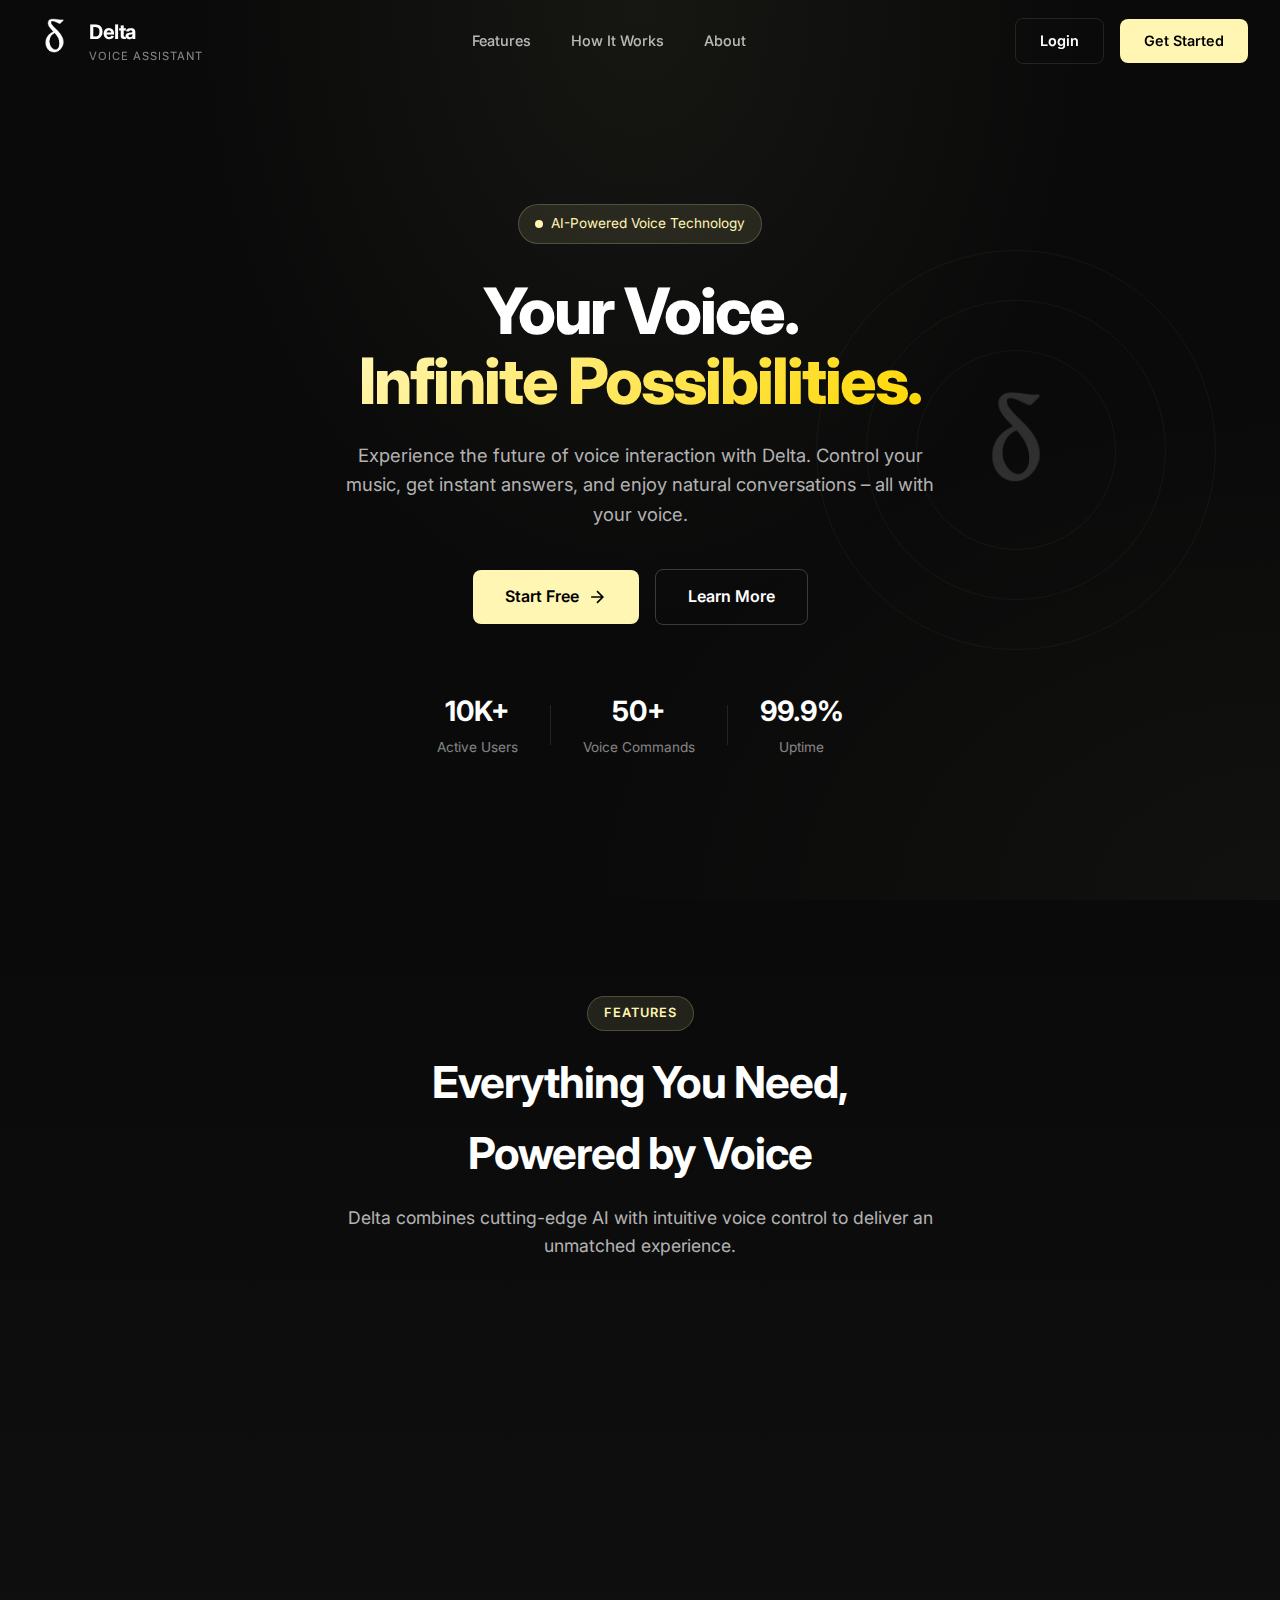
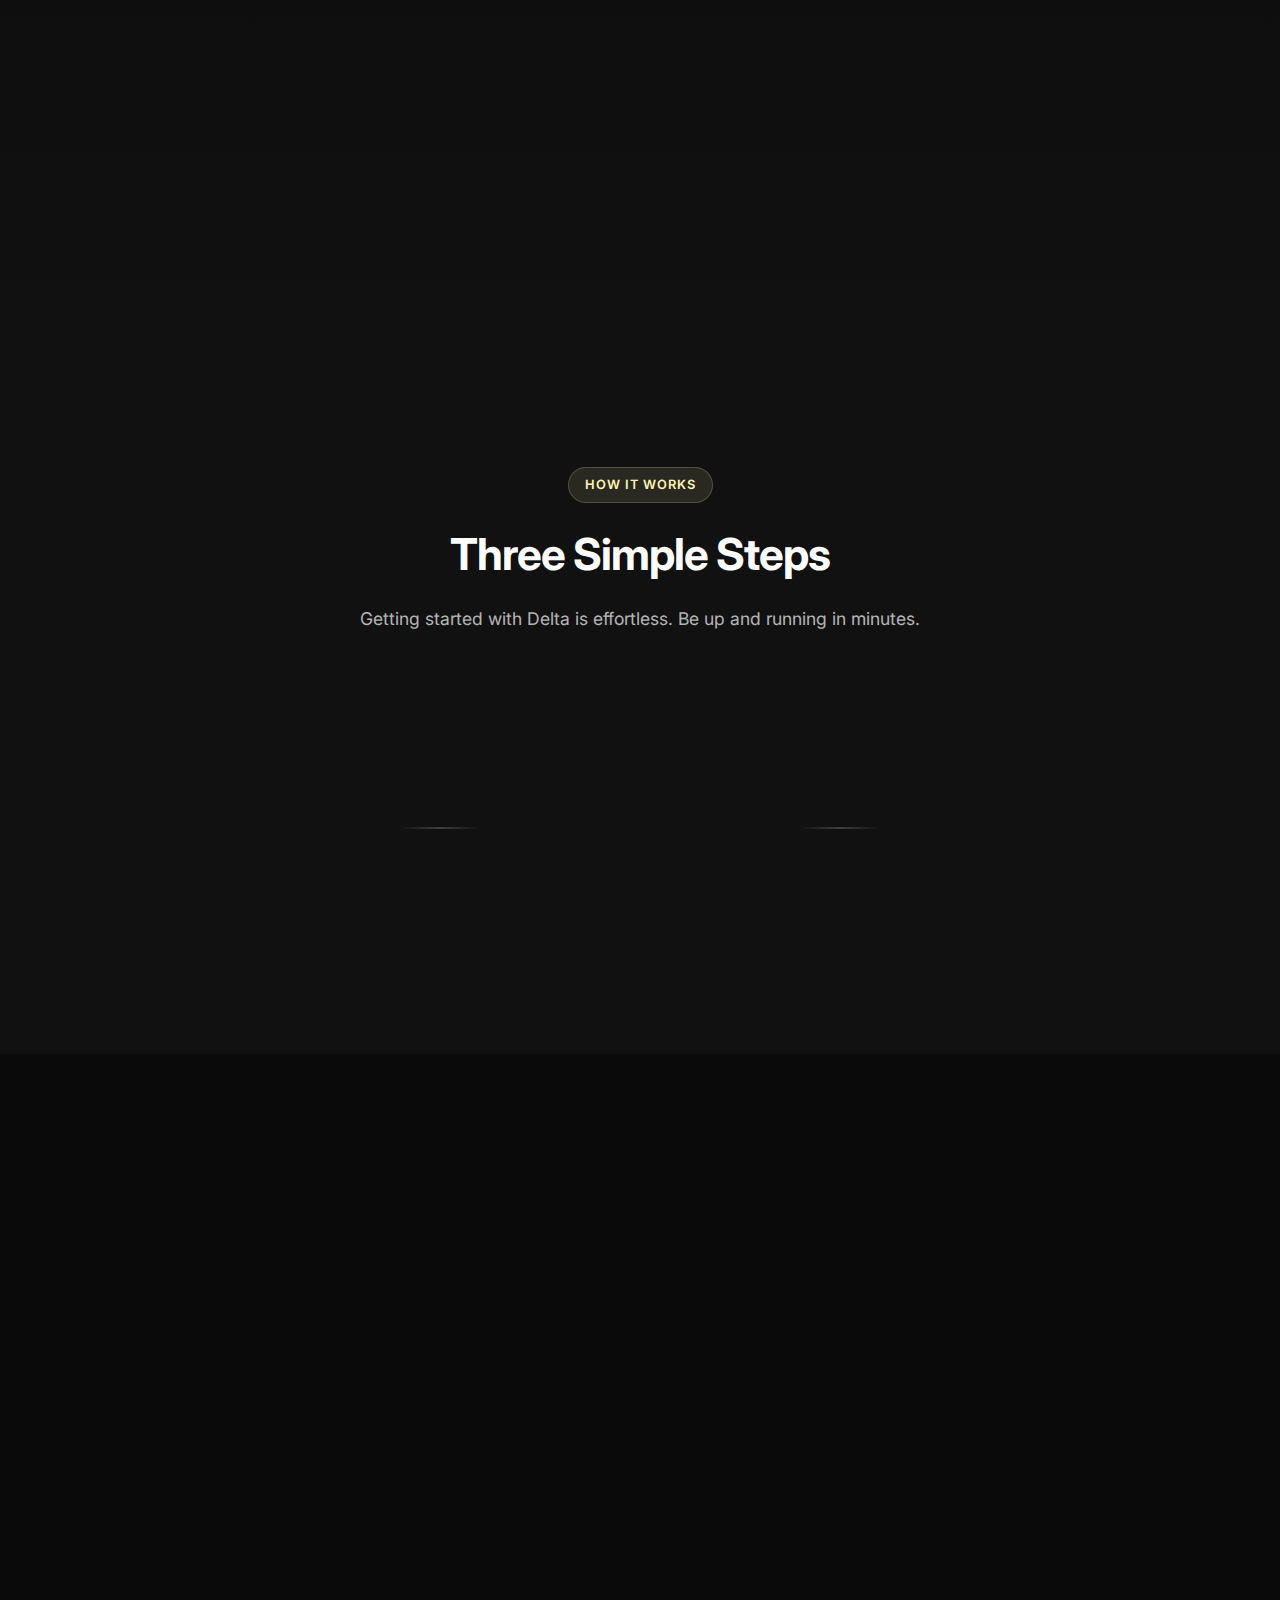
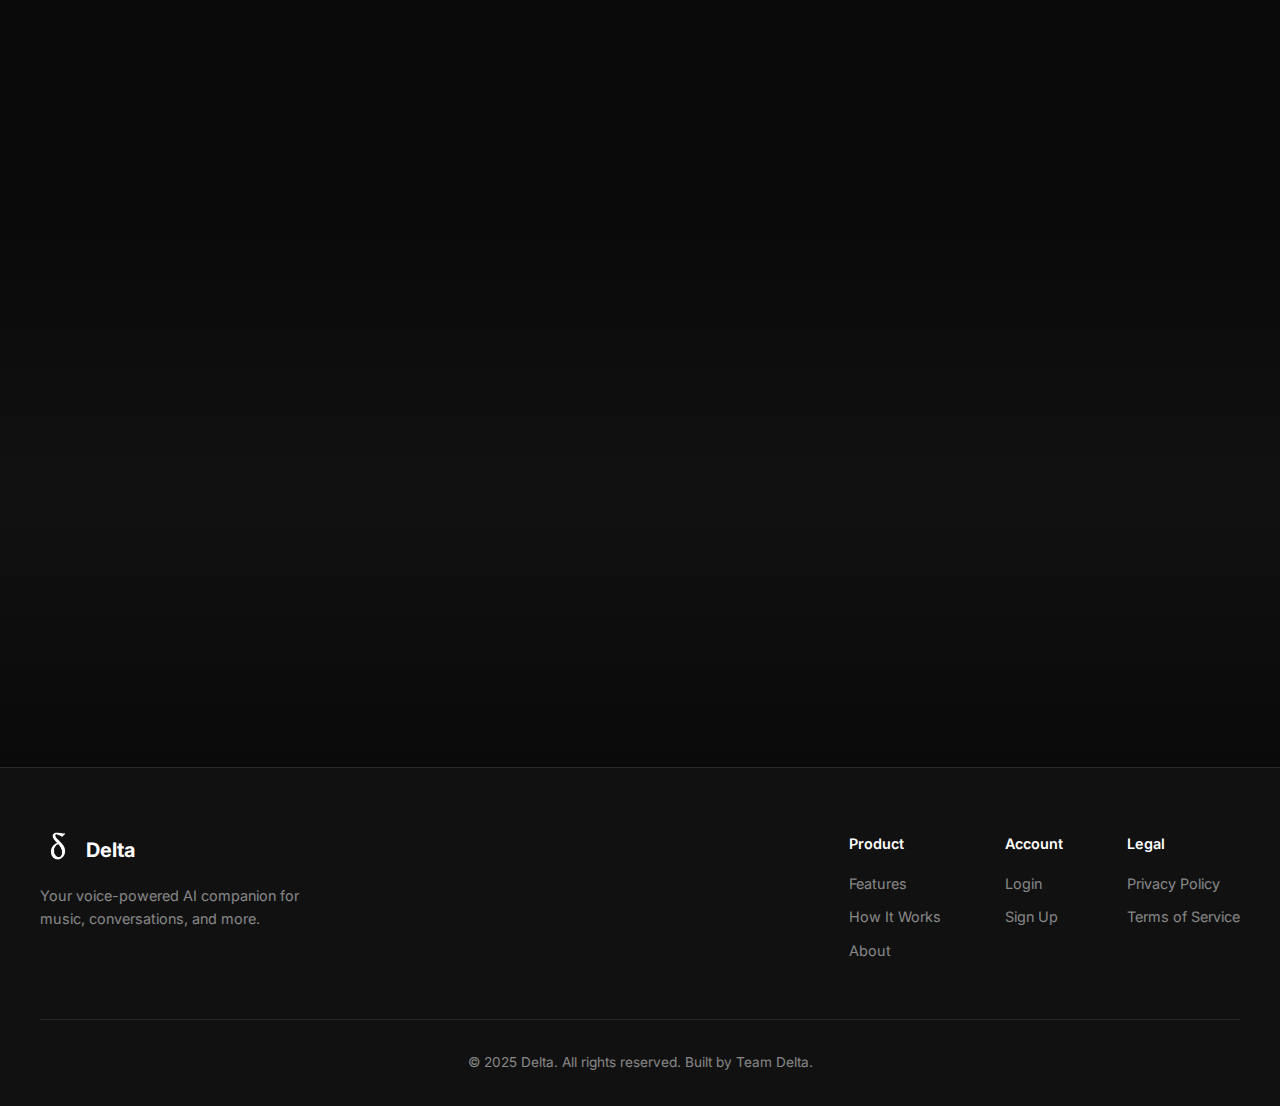
<file: frontend/index.html>
<!DOCTYPE html>
<html lang="en">

<head>
  <meta charset="UTF-8" />
  <meta name="viewport" content="width=device-width, initial-scale=1.0" />
  <meta name="description" content="Delta - Your intelligent voice assistant powered by AI. Control music, get answers, and experience seamless voice interactions." />
  <title>Delta | AI Voice Assistant</title>
  <link rel="icon" href="img/img7.png" />
  <link rel="preconnect" href="https://fonts.googleapis.com">
  <link rel="preconnect" href="https://fonts.gstatic.com" crossorigin>
  <link href="https://fonts.googleapis.com/css2?family=Inter:wght@300;400;500;600;700;800&display=swap" rel="stylesheet">
  <link rel="stylesheet" href="css/landingpage.css" />
</head>

<body>
  <!-- Navigation -->
  <nav class="navbar" id="navbar">
    <div class="nav-container">
      <a href="#" class="nav-logo">
        <img src="img/img7.png" alt="Delta Logo" class="nav-logo-img" />
        <div class="nav-logo-text">
          <span class="nav-logo-title">Delta</span>
          <span class="nav-logo-subtitle">Voice Assistant</span>
        </div>
      </a>
      <ul class="nav-menu">
        <li><a href="#features" class="nav-link">Features</a></li>
        <li><a href="#how-it-works" class="nav-link">How It Works</a></li>
        <li><a href="#about" class="nav-link">About</a></li>
      </ul>
      <div class="nav-actions">
        <a href="login.html" class="btn btn-ghost">Login</a>
        <a href="signup.html" class="btn btn-primary">Get Started</a>
      </div>
      <button class="nav-toggle" id="navToggle" aria-label="Toggle menu">
        <span></span>
        <span></span>
        <span></span>
      </button>
    </div>
  </nav>

  <!-- Hero Section -->
  <header class="hero">
    <div class="hero-bg"></div>
    <div class="hero-content">
      <div class="hero-badge">
        <span class="badge-dot"></span>
        <span>AI-Powered Voice Technology</span>
      </div>
      <h1 class="hero-title">
        Your Voice.<br>
        <span class="gradient-text">Infinite Possibilities.</span>
      </h1>
      <p class="hero-description">
        Experience the future of voice interaction with Delta. Control your music, 
        get instant answers, and enjoy natural conversations – all with your voice.
      </p>
      <div class="hero-cta">
        <a href="signup.html" class="btn btn-primary btn-lg">
          <span>Start Free</span>
          <svg width="20" height="20" viewBox="0 0 24 24" fill="none" stroke="currentColor" stroke-width="2">
            <path d="M5 12h14M12 5l7 7-7 7"/>
          </svg>
        </a>
        <a href="#features" class="btn btn-outline btn-lg">Learn More</a>
      </div>
      <div class="hero-stats">
        <div class="stat-item">
          <span class="stat-number">10K+</span>
          <span class="stat-label">Active Users</span>
        </div>
        <div class="stat-divider"></div>
        <div class="stat-item">
          <span class="stat-number">50+</span>
          <span class="stat-label">Voice Commands</span>
        </div>
        <div class="stat-divider"></div>
        <div class="stat-item">
          <span class="stat-number">99.9%</span>
          <span class="stat-label">Uptime</span>
        </div>
      </div>
    </div>
    <div class="hero-visual">
      <div class="hero-visual-ring ring-1"></div>
      <div class="hero-visual-ring ring-2"></div>
      <div class="hero-visual-ring ring-3"></div>
      <img src="img/img7.png" alt="Delta" class="hero-visual-logo" />
    </div>
  </header>

  <!-- Features Section -->
  <section id="features" class="section features-section">
    <div class="section-container">
      <div class="section-header">
        <span class="section-tag">Features</span>
        <h2 class="section-title">Everything You Need,<br>Powered by Voice</h2>
        <p class="section-description">Delta combines cutting-edge AI with intuitive voice control to deliver an unmatched experience.</p>
      </div>
      <div class="features-grid">
        <div class="feature-card" data-aos="fade-up">
          <div class="feature-icon">
            <svg width="32" height="32" viewBox="0 0 24 24" fill="none" stroke="currentColor" stroke-width="1.5">
              <path d="M9 18V5l12-2v13"/>
              <circle cx="6" cy="18" r="3"/>
              <circle cx="18" cy="16" r="3"/>
            </svg>
          </div>
          <h3 class="feature-title">Music Control</h3>
          <p class="feature-description">Play any song, artist, or genre instantly. Create playlists and control playback with simple voice commands.</p>
        </div>
        <div class="feature-card" data-aos="fade-up" data-aos-delay="100">
          <div class="feature-icon">
            <svg width="32" height="32" viewBox="0 0 24 24" fill="none" stroke="currentColor" stroke-width="1.5">
              <path d="M21 15a2 2 0 0 1-2 2H7l-4 4V5a2 2 0 0 1 2-2h14a2 2 0 0 1 2 2z"/>
            </svg>
          </div>
          <h3 class="feature-title">Natural Conversations</h3>
          <p class="feature-description">Engage in human-like dialogues. Delta understands context and responds naturally to keep conversations flowing.</p>
        </div>
        <div class="feature-card" data-aos="fade-up" data-aos-delay="200">
          <div class="feature-icon">
            <svg width="32" height="32" viewBox="0 0 24 24" fill="none" stroke="currentColor" stroke-width="1.5">
              <circle cx="12" cy="12" r="10"/>
              <polyline points="12 6 12 12 16 14"/>
            </svg>
          </div>
          <h3 class="feature-title">Real-Time Responses</h3>
          <p class="feature-description">Get instant answers to your questions. Weather, time zones, calculations – all at the speed of speech.</p>
        </div>
        <div class="feature-card" data-aos="fade-up" data-aos-delay="300">
          <div class="feature-icon">
            <svg width="32" height="32" viewBox="0 0 24 24" fill="none" stroke="currentColor" stroke-width="1.5">
              <path d="M12 2a3 3 0 0 0-3 3v7a3 3 0 0 0 6 0V5a3 3 0 0 0-3-3z"/>
              <path d="M19 10v2a7 7 0 0 1-14 0v-2"/>
              <line x1="12" y1="19" x2="12" y2="22"/>
            </svg>
          </div>
          <h3 class="feature-title">Voice Recognition</h3>
          <p class="feature-description">Advanced speech recognition adapts to your voice. The more you use it, the better it understands you.</p>
        </div>
        <div class="feature-card" data-aos="fade-up" data-aos-delay="400">
          <div class="feature-icon">
            <svg width="32" height="32" viewBox="0 0 24 24" fill="none" stroke="currentColor" stroke-width="1.5">
              <path d="M12 22s8-4 8-10V5l-8-3-8 3v7c0 6 8 10 8 10z"/>
            </svg>
          </div>
          <h3 class="feature-title">Secure & Private</h3>
          <p class="feature-description">Your data stays yours. Enterprise-grade security ensures your conversations remain confidential.</p>
        </div>
        <div class="feature-card" data-aos="fade-up" data-aos-delay="500">
          <div class="feature-icon">
            <svg width="32" height="32" viewBox="0 0 24 24" fill="none" stroke="currentColor" stroke-width="1.5">
              <polygon points="13 2 3 14 12 14 11 22 21 10 12 10 13 2"/>
            </svg>
          </div>
          <h3 class="feature-title">Lightning Fast</h3>
          <p class="feature-description">Powered by cutting-edge AI infrastructure for sub-second response times. No lag, just action.</p>
        </div>
      </div>
    </div>
  </section>

  <!-- How It Works Section -->
  <section id="how-it-works" class="section how-it-works-section">
    <div class="section-container">
      <div class="section-header">
        <span class="section-tag">How It Works</span>
        <h2 class="section-title">Three Simple Steps</h2>
        <p class="section-description">Getting started with Delta is effortless. Be up and running in minutes.</p>
      </div>
      <div class="steps-grid">
        <div class="step-card" data-aos="fade-right">
          <div class="step-number">01</div>
          <div class="step-content">
            <h3 class="step-title">Create Account</h3>
            <p class="step-description">Sign up in seconds with just your email. No credit card required to start.</p>
          </div>
        </div>
        <div class="step-connector"></div>
        <div class="step-card" data-aos="fade-up">
          <div class="step-number">02</div>
          <div class="step-content">
            <h3 class="step-title">Start Talking</h3>
            <p class="step-description">Click the microphone and speak naturally. Delta is ready to listen and respond.</p>
          </div>
        </div>
        <div class="step-connector"></div>
        <div class="step-card" data-aos="fade-left">
          <div class="step-number">03</div>
          <div class="step-content">
            <h3 class="step-title">Enjoy the Magic</h3>
            <p class="step-description">Experience seamless voice interactions. Music, answers, conversations – all hands-free.</p>
          </div>
        </div>
      </div>
    </div>
  </section>

  <!-- About Section -->
  <section id="about" class="section about-section">
    <div class="section-container">
      <div class="about-content">
        <div class="about-text" data-aos="fade-right">
          <span class="section-tag">About Delta</span>
          <h2 class="section-title">Built for the Future of Voice</h2>
          <p class="about-description">
            Delta represents the next generation of voice assistants. We've combined advanced AI 
            language models with state-of-the-art speech recognition to create an assistant that 
            truly understands you.
          </p>
          <p class="about-description">
            Whether you're looking to play your favorite music, get answers to complex questions, 
            or simply have a conversation, Delta is designed to make every interaction feel natural 
            and effortless.
          </p>
          <ul class="about-features">
            <li>
              <svg width="20" height="20" viewBox="0 0 24 24" fill="none" stroke="currentColor" stroke-width="2">
                <path d="M22 11.08V12a10 10 0 1 1-5.93-9.14"/>
                <polyline points="22 4 12 14.01 9 11.01"/>
              </svg>
              <span>Powered by Google Gemini AI</span>
            </li>
            <li>
              <svg width="20" height="20" viewBox="0 0 24 24" fill="none" stroke="currentColor" stroke-width="2">
                <path d="M22 11.08V12a10 10 0 1 1-5.93-9.14"/>
                <polyline points="22 4 12 14.01 9 11.01"/>
              </svg>
              <span>Integrated Spotify Music Control</span>
            </li>
            <li>
              <svg width="20" height="20" viewBox="0 0 24 24" fill="none" stroke="currentColor" stroke-width="2">
                <path d="M22 11.08V12a10 10 0 1 1-5.93-9.14"/>
                <polyline points="22 4 12 14.01 9 11.01"/>
              </svg>
              <span>Real-time Voice Processing</span>
            </li>
            <li>
              <svg width="20" height="20" viewBox="0 0 24 24" fill="none" stroke="currentColor" stroke-width="2">
                <path d="M22 11.08V12a10 10 0 1 1-5.93-9.14"/>
                <polyline points="22 4 12 14.01 9 11.01"/>
              </svg>
              <span>Continuous Learning & Improvement</span>
            </li>
          </ul>
        </div>
        <div class="about-visual" data-aos="fade-left">
          <div class="about-visual-card">
            <img src="img/img4.png" alt="Delta Interface" class="about-image" />
          </div>
        </div>
      </div>
    </div>
  </section>

  <!-- CTA Section -->
  <section class="section cta-section">
    <div class="section-container">
      <div class="cta-content" data-aos="zoom-in">
        <h2 class="cta-title">Ready to Experience Delta?</h2>
        <p class="cta-description">Join thousands of users who have transformed how they interact with technology.</p>
        <div class="cta-actions">
          <a href="signup.html" class="btn btn-primary btn-lg">
            <span>Get Started Free</span>
            <svg width="20" height="20" viewBox="0 0 24 24" fill="none" stroke="currentColor" stroke-width="2">
              <path d="M5 12h14M12 5l7 7-7 7"/>
            </svg>
          </a>
        </div>
      </div>
    </div>
  </section>

  <!-- Footer -->
  <footer class="footer">
    <div class="footer-container">
      <div class="footer-main">
        <div class="footer-brand">
          <div class="footer-logo">
            <img src="img/img7.png" alt="Delta Logo" />
            <span>Delta</span>
          </div>
          <p class="footer-tagline">Your voice-powered AI companion for music, conversations, and more.</p>
        </div>
        <div class="footer-links">
          <div class="footer-column">
            <h4>Product</h4>
            <ul>
              <li><a href="#features">Features</a></li>
              <li><a href="#how-it-works">How It Works</a></li>
              <li><a href="#about">About</a></li>
            </ul>
          </div>
          <div class="footer-column">
            <h4>Account</h4>
            <ul>
              <li><a href="login.html">Login</a></li>
              <li><a href="signup.html">Sign Up</a></li>
            </ul>
          </div>
          <div class="footer-column">
            <h4>Legal</h4>
            <ul>
              <li><a href="#">Privacy Policy</a></li>
              <li><a href="#">Terms of Service</a></li>
            </ul>
          </div>
        </div>
      </div>
      <div class="footer-bottom">
        <p>&copy; 2025 Delta. All rights reserved. Built by Team Delta.</p>
      </div>
    </div>
  </footer>

  <script>
    // Navbar scroll effect
    const navbar = document.getElementById('navbar');
    window.addEventListener('scroll', () => {
      if (window.scrollY > 50) {
        navbar.classList.add('scrolled');
      } else {
        navbar.classList.remove('scrolled');
      }
    });

    // Mobile menu toggle
    const navToggle = document.getElementById('navToggle');
    const navMenu = document.querySelector('.nav-menu');
    const navActions = document.querySelector('.nav-actions');
    
    navToggle.addEventListener('click', () => {
      navToggle.classList.toggle('active');
      navMenu.classList.toggle('active');
      navActions.classList.toggle('active');
    });

    // Smooth scroll for anchor links
    document.querySelectorAll('a[href^="#"]').forEach(anchor => {
      anchor.addEventListener('click', function(e) {
        e.preventDefault();
        const target = document.querySelector(this.getAttribute('href'));
        if (target) {
          target.scrollIntoView({ behavior: 'smooth', block: 'start' });
          // Close mobile menu if open
          navToggle.classList.remove('active');
          navMenu.classList.remove('active');
          navActions.classList.remove('active');
        }
      });
    });

    // Intersection Observer for animations
    const observerOptions = {
      threshold: 0.1,
      rootMargin: '0px 0px -50px 0px'
    };

    const observer = new IntersectionObserver((entries) => {
      entries.forEach(entry => {
        if (entry.isIntersecting) {
          entry.target.classList.add('animate-in');
        }
      });
    }, observerOptions);

    document.querySelectorAll('[data-aos]').forEach(el => {
      observer.observe(el);
    });
  </script>
</body>

</html>
</file>
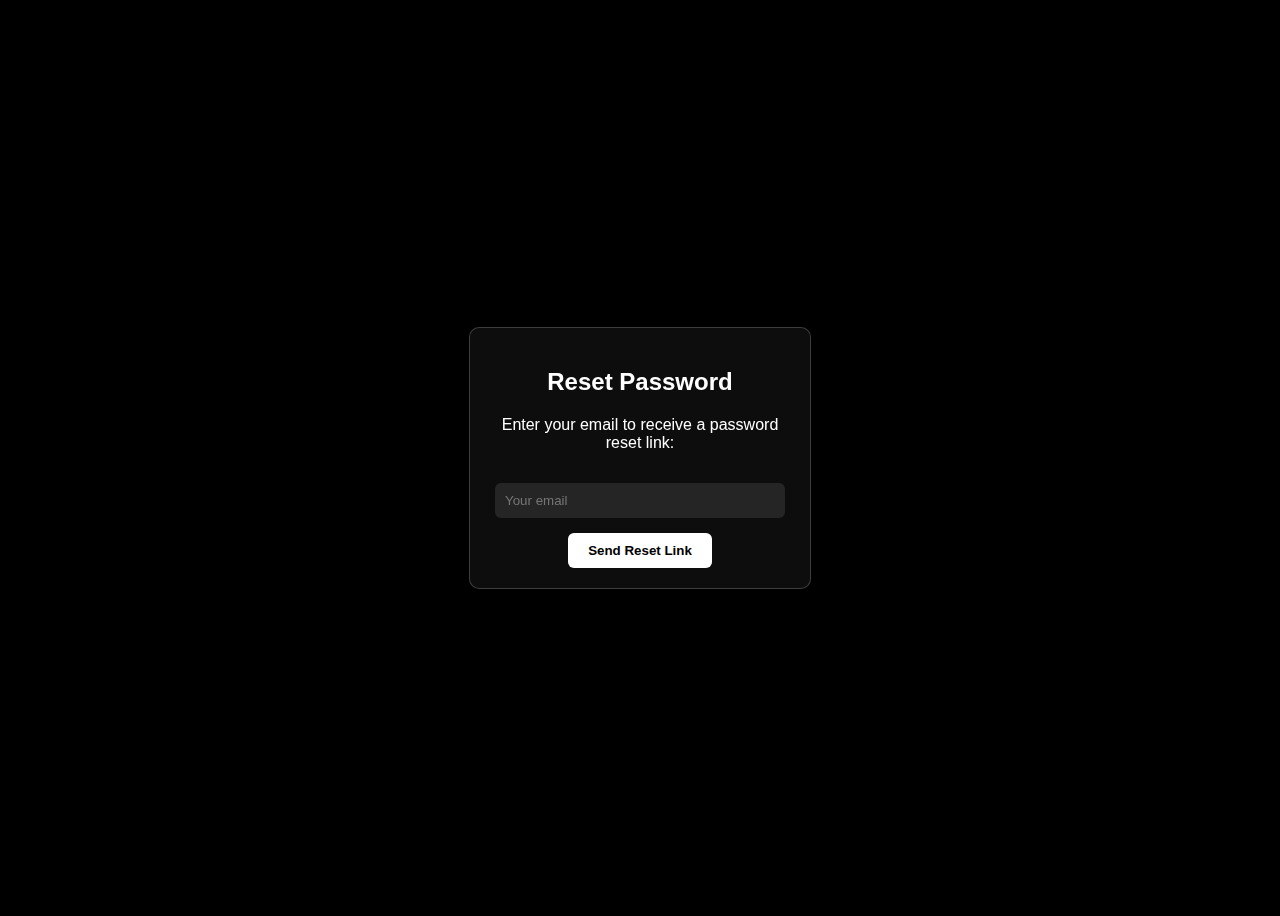
<file: frontend/forgetpass.html>
<!DOCTYPE html>
<html lang="en">
<head>
  <meta charset="UTF-8">
  <title>Forgot Password</title>
  <link rel="stylesheet" href="css/forgetpass.css" />
  <link rel="icon" href="img/img7.png" />
</head>
<body>
  <div class="forgot-box">
    <h2>Reset Password</h2>
    <p>Enter your email to receive a password reset link:</p>

    <form id="forgotForm" method="POST" onsubmit="return handleForgotPassword(event)">
      <input type="email" name="email" placeholder="Your email" required>
      <button type="submit">Send Reset Link</button>
    </form>
  </div>

  <script src="js/config.js"></script>
  <script>
    async function handleForgotPassword(event) {
      event.preventDefault();
      
      const email = document.querySelector('input[name="email"]').value;
      
      try {
        const response = await fetch(`${API_CONFIG.BASE_URL}/api/auth/forgot-password`, {
          method: 'POST',
          headers: { 'Content-Type': 'application/json' },
          credentials: 'include',
          body: JSON.stringify({ email })
        });
        
        const data = await response.json();
        
        if (response.ok) {
          alert('Reset link sent! Check your email.');
          window.location.href = 'login.html';
        } else {
          alert(data.message || 'Error sending reset link');
        }
      } catch (error) {
        alert('Error: ' + error.message);
      }
      
      return false;
    }
  </script>
</body>
</html>
</file>
<file: frontend/css/forgetpass.css>
body {
  background-color: #000;
  color: white;
  font-family: Arial, sans-serif;
  display: flex;
  justify-content: center;
  align-items: center;
  height: 100vh;
}

.forgot-box {
  background: rgba(255, 255, 255, 0.05);
  padding: 20px;
  border-radius: 10px;
  border: 1px solid rgba(255, 255, 255, 0.2);
  backdrop-filter: blur(10px);
  width: 300px;
  text-align: center;
}

.forgot-box input {
  width: 90%;
  padding: 10px;
  margin: 15px 0;
  border: none;
  border-radius: 6px;
  background: rgba(255, 255, 255, 0.1);
  color: white;
}

.forgot-box button {
  padding: 10px 20px;
  background: white;
  color: black;
  border: none;
  border-radius: 6px;
  cursor: pointer;
  font-weight: bold;
}

.flash-message {
  padding: 10px;
  margin: 15px 0;
  border-radius: 6px;
  text-align: center;
  font-size: 14px;
}

.flash-message.error {
  background-color: rgba(255, 0, 0, 0.2);
  border: 1px solid rgba(255, 0, 0, 0.5);
  color: #ff6b6b;
}

.flash-message.success {
  background-color: rgba(0, 255, 0, 0.2);
  border: 1px solid rgba(0, 255, 0, 0.5);
  color: #51cf66;
}
</file>
<file: frontend/css/landingpage.css>
/* ========================================
   Delta Landing Page - Professional Styles
   ======================================== */

/* Base Reset & Variables */
:root {
  --primary: #fff6b3;
  --primary-dark: #e6dc9e;
  --bg-dark: #0a0a0a;
  --bg-card: #111111;
  --bg-card-hover: #1a1a1a;
  --text-primary: #ffffff;
  --text-secondary: rgba(255, 255, 255, 0.7);
  --text-muted: rgba(255, 255, 255, 0.5);
  --border-color: rgba(255, 255, 255, 0.1);
  --border-hover: rgba(255, 255, 255, 0.2);
  --gradient-primary: linear-gradient(135deg, #fff6b3 0%, #ffd700 100%);
  --shadow-sm: 0 2px 8px rgba(0, 0, 0, 0.3);
  --shadow-md: 0 4px 20px rgba(0, 0, 0, 0.4);
  --shadow-lg: 0 10px 40px rgba(0, 0, 0, 0.5);
  --transition-fast: 0.2s ease;
  --transition-normal: 0.3s ease;
  --transition-slow: 0.5s ease;
}

* {
  margin: 0;
  padding: 0;
  box-sizing: border-box;
}

html {
  scroll-behavior: smooth;
}

body {
  font-family: 'Inter', -apple-system, BlinkMacSystemFont, 'Segoe UI', sans-serif;
  background: var(--bg-dark);
  color: var(--text-primary);
  line-height: 1.6;
  overflow-x: hidden;
}

/* ========================================
   Navigation
   ======================================== */
.navbar {
  position: fixed;
  top: 0;
  left: 0;
  right: 0;
  z-index: 1000;
  padding: 1rem 0;
  transition: all var(--transition-normal);
}

.navbar.scrolled {
  background: rgba(10, 10, 10, 0.95);
  backdrop-filter: blur(20px);
  border-bottom: 1px solid var(--border-color);
  padding: 0.75rem 0;
}

.nav-container {
  max-width: 1280px;
  margin: 0 auto;
  padding: 0 2rem;
  display: flex;
  align-items: center;
  justify-content: space-between;
}

.nav-logo {
  display: flex;
  align-items: center;
  gap: 12px;
  text-decoration: none;
  color: var(--text-primary);
}

.nav-logo-img {
  width: 45px;
  height: 45px;
  object-fit: contain;
  transition: transform var(--transition-normal);
}

.nav-logo:hover .nav-logo-img {
  transform: rotate(10deg) scale(1.05);
}

.nav-logo-text {
  display: flex;
  flex-direction: column;
}

.nav-logo-title {
  font-size: 1.25rem;
  font-weight: 700;
  letter-spacing: -0.5px;
}

.nav-logo-subtitle {
  font-size: 0.7rem;
  color: var(--text-muted);
  text-transform: uppercase;
  letter-spacing: 1px;
}

.nav-menu {
  display: flex;
  list-style: none;
  gap: 2.5rem;
}

.nav-link {
  text-decoration: none;
  color: var(--text-secondary);
  font-size: 0.9rem;
  font-weight: 500;
  transition: color var(--transition-fast);
  position: relative;
}

.nav-link::after {
  content: '';
  position: absolute;
  bottom: -4px;
  left: 0;
  width: 0;
  height: 2px;
  background: var(--primary);
  transition: width var(--transition-normal);
}

.nav-link:hover {
  color: var(--text-primary);
}

.nav-link:hover::after {
  width: 100%;
}

.nav-actions {
  display: flex;
  align-items: center;
  gap: 1rem;
}

.nav-toggle {
  display: none;
  flex-direction: column;
  gap: 5px;
  background: none;
  border: none;
  cursor: pointer;
  padding: 5px;
}

.nav-toggle span {
  width: 24px;
  height: 2px;
  background: var(--text-primary);
  transition: all var(--transition-normal);
}

.nav-toggle.active span:nth-child(1) {
  transform: rotate(45deg) translate(5px, 5px);
}

.nav-toggle.active span:nth-child(2) {
  opacity: 0;
}

.nav-toggle.active span:nth-child(3) {
  transform: rotate(-45deg) translate(5px, -5px);
}

/* ========================================
   Buttons
   ======================================== */
.btn {
  display: inline-flex;
  align-items: center;
  justify-content: center;
  gap: 8px;
  padding: 0.65rem 1.5rem;
  border-radius: 8px;
  font-size: 0.9rem;
  font-weight: 600;
  text-decoration: none;
  transition: all var(--transition-normal);
  cursor: pointer;
  border: none;
}

.btn-primary {
  background: var(--primary);
  color: #000;
}

.btn-primary:hover {
  background: var(--primary-dark);
  transform: translateY(-2px);
  box-shadow: 0 4px 20px rgba(255, 246, 179, 0.3);
}

.btn-ghost {
  background: transparent;
  color: var(--text-primary);
  border: 1px solid var(--border-color);
}

.btn-ghost:hover {
  background: rgba(255, 255, 255, 0.05);
  border-color: var(--border-hover);
}

.btn-outline {
  background: transparent;
  color: var(--text-primary);
  border: 1px solid var(--border-hover);
}

.btn-outline:hover {
  background: rgba(255, 255, 255, 0.05);
  border-color: var(--text-secondary);
}

.btn-lg {
  padding: 0.9rem 2rem;
  font-size: 1rem;
}

/* ========================================
   Hero Section
   ======================================== */
.hero {
  min-height: 100vh;
  display: flex;
  align-items: center;
  justify-content: center;
  position: relative;
  padding: 8rem 2rem 4rem;
  overflow: hidden;
}

.hero-bg {
  position: absolute;
  inset: 0;
  background: radial-gradient(ellipse at top, rgba(255, 246, 179, 0.05) 0%, transparent 50%),
              radial-gradient(ellipse at bottom right, rgba(255, 246, 179, 0.03) 0%, transparent 40%);
  z-index: 0;
}

.hero-content {
  position: relative;
  z-index: 2;
  text-align: center;
  max-width: 800px;
}

.hero-badge {
  display: inline-flex;
  align-items: center;
  gap: 8px;
  padding: 0.5rem 1rem;
  background: rgba(255, 246, 179, 0.1);
  border: 1px solid rgba(255, 246, 179, 0.2);
  border-radius: 50px;
  font-size: 0.85rem;
  color: var(--primary);
  margin-bottom: 2rem;
  animation: fadeInDown 0.8s ease;
}

.badge-dot {
  width: 8px;
  height: 8px;
  background: var(--primary);
  border-radius: 50%;
  animation: pulse 2s ease-in-out infinite;
}

.hero-title {
  font-size: clamp(2.5rem, 6vw, 4rem);
  font-weight: 800;
  line-height: 1.1;
  margin-bottom: 1.5rem;
  letter-spacing: -2px;
  animation: fadeInUp 0.8s ease 0.2s backwards;
}

.gradient-text {
  background: var(--gradient-primary);
  -webkit-background-clip: text;
  -webkit-text-fill-color: transparent;
  background-clip: text;
}

.hero-description {
  font-size: 1.15rem;
  color: var(--text-secondary);
  max-width: 600px;
  margin: 0 auto 2.5rem;
  animation: fadeInUp 0.8s ease 0.4s backwards;
}

.hero-cta {
  display: flex;
  align-items: center;
  justify-content: center;
  gap: 1rem;
  margin-bottom: 4rem;
  animation: fadeInUp 0.8s ease 0.6s backwards;
}

.hero-stats {
  display: flex;
  align-items: center;
  justify-content: center;
  gap: 2rem;
  animation: fadeInUp 0.8s ease 0.8s backwards;
}

.stat-item {
  text-align: center;
}

.stat-number {
  display: block;
  font-size: 1.75rem;
  font-weight: 700;
  color: var(--text-primary);
}

.stat-label {
  font-size: 0.85rem;
  color: var(--text-muted);
}

.stat-divider {
  width: 1px;
  height: 40px;
  background: var(--border-color);
}

/* Hero Visual */
.hero-visual {
  position: absolute;
  right: 5%;
  top: 50%;
  transform: translateY(-50%);
  width: 400px;
  height: 400px;
  z-index: 1;
  opacity: 0.15;
}

.hero-visual-ring {
  position: absolute;
  border: 1px solid var(--primary);
  border-radius: 50%;
  opacity: 0.3;
}

.ring-1 {
  width: 100%;
  height: 100%;
  animation: ringPulse 4s ease-in-out infinite;
}

.ring-2 {
  width: 75%;
  height: 75%;
  top: 12.5%;
  left: 12.5%;
  animation: ringPulse 4s ease-in-out infinite 1s;
}

.ring-3 {
  width: 50%;
  height: 50%;
  top: 25%;
  left: 25%;
  animation: ringPulse 4s ease-in-out infinite 2s;
}

.hero-visual-logo {
  position: absolute;
  width: 30%;
  height: 30%;
  top: 35%;
  left: 35%;
  object-fit: contain;
  filter: sepia(100%) saturate(300%) hue-rotate(30deg) brightness(1.2);
}

/* ========================================
   Sections Common
   ======================================== */
.section {
  padding: 6rem 2rem;
  position: relative;
}

.section-container {
  max-width: 1200px;
  margin: 0 auto;
}

.section-header {
  text-align: center;
  margin-bottom: 4rem;
}

.section-tag {
  display: inline-block;
  padding: 0.4rem 1rem;
  background: rgba(255, 246, 179, 0.1);
  border: 1px solid rgba(255, 246, 179, 0.2);
  border-radius: 50px;
  font-size: 0.8rem;
  font-weight: 600;
  color: var(--primary);
  text-transform: uppercase;
  letter-spacing: 1px;
  margin-bottom: 1rem;
}

.section-title {
  font-size: clamp(2rem, 4vw, 2.75rem);
  font-weight: 700;
  letter-spacing: -1px;
  margin-bottom: 1rem;
}

.section-description {
  font-size: 1.1rem;
  color: var(--text-secondary);
  max-width: 600px;
  margin: 0 auto;
}

/* ========================================
   Features Section
   ======================================== */
.features-section {
  background: linear-gradient(180deg, var(--bg-dark) 0%, var(--bg-card) 100%);
}

.features-grid {
  display: grid;
  grid-template-columns: repeat(auto-fit, minmax(320px, 1fr));
  gap: 1.5rem;
}

.feature-card {
  background: var(--bg-card);
  border: 1px solid var(--border-color);
  border-radius: 16px;
  padding: 2rem;
  transition: all var(--transition-normal);
  opacity: 0;
  transform: translateY(30px);
}

.feature-card.animate-in {
  opacity: 1;
  transform: translateY(0);
}

.feature-card:hover {
  border-color: var(--border-hover);
  background: var(--bg-card-hover);
  transform: translateY(-5px);
  box-shadow: var(--shadow-lg);
}

.feature-icon {
  width: 56px;
  height: 56px;
  display: flex;
  align-items: center;
  justify-content: center;
  background: rgba(255, 246, 179, 0.1);
  border-radius: 12px;
  margin-bottom: 1.25rem;
  color: var(--primary);
}

.feature-title {
  font-size: 1.25rem;
  font-weight: 600;
  margin-bottom: 0.75rem;
}

.feature-description {
  color: var(--text-secondary);
  font-size: 0.95rem;
  line-height: 1.7;
}

/* ========================================
   How It Works Section
   ======================================== */
.how-it-works-section {
  background: var(--bg-card);
}

.steps-grid {
  display: flex;
  align-items: center;
  justify-content: center;
  gap: 0;
}

.step-card {
  flex: 1;
  max-width: 320px;
  text-align: center;
  padding: 2rem;
  opacity: 0;
  transform: translateY(30px);
}

.step-card.animate-in {
  opacity: 1;
  transform: translateY(0);
}

.step-number {
  font-size: 4rem;
  font-weight: 800;
  color: var(--primary);
  opacity: 0.3;
  line-height: 1;
  margin-bottom: 1rem;
}

.step-title {
  font-size: 1.25rem;
  font-weight: 600;
  margin-bottom: 0.75rem;
}

.step-description {
  color: var(--text-secondary);
  font-size: 0.95rem;
}

.step-connector {
  width: 80px;
  height: 2px;
  background: linear-gradient(90deg, transparent, var(--border-hover), transparent);
}

/* ========================================
   About Section
   ======================================== */
.about-section {
  background: var(--bg-dark);
}

.about-content {
  display: grid;
  grid-template-columns: 1fr 1fr;
  gap: 4rem;
  align-items: center;
}

.about-text {
  opacity: 0;
  transform: translateX(-30px);
}

.about-text.animate-in {
  opacity: 1;
  transform: translateX(0);
}

.about-text .section-tag {
  margin-bottom: 1rem;
}

.about-text .section-title {
  text-align: left;
  margin-bottom: 1.5rem;
}

.about-description {
  color: var(--text-secondary);
  margin-bottom: 1.5rem;
  font-size: 1rem;
  line-height: 1.8;
}

.about-features {
  list-style: none;
  margin-top: 2rem;
}

.about-features li {
  display: flex;
  align-items: center;
  gap: 12px;
  padding: 0.75rem 0;
  color: var(--text-secondary);
  border-bottom: 1px solid var(--border-color);
}

.about-features li:last-child {
  border-bottom: none;
}

.about-features svg {
  color: var(--primary);
  flex-shrink: 0;
}

.about-visual {
  opacity: 0;
  transform: translateX(30px);
}

.about-visual.animate-in {
  opacity: 1;
  transform: translateX(0);
}

.about-visual-card {
  background: var(--bg-card);
  border: 1px solid var(--border-color);
  border-radius: 20px;
  padding: 2rem;
  box-shadow: var(--shadow-lg);
}

.about-image {
  width: 100%;
  height: auto;
  border-radius: 12px;
}

/* ========================================
   CTA Section
   ======================================== */
.cta-section {
  background: linear-gradient(180deg, var(--bg-dark) 0%, var(--bg-card) 50%, var(--bg-dark) 100%);
}

.cta-content {
  text-align: center;
  padding: 4rem;
  background: linear-gradient(135deg, rgba(255, 246, 179, 0.05) 0%, transparent 100%);
  border: 1px solid var(--border-color);
  border-radius: 24px;
  opacity: 0;
  transform: scale(0.95);
}

.cta-content.animate-in {
  opacity: 1;
  transform: scale(1);
}

.cta-title {
  font-size: clamp(1.75rem, 4vw, 2.5rem);
  font-weight: 700;
  margin-bottom: 1rem;
}

.cta-description {
  color: var(--text-secondary);
  font-size: 1.1rem;
  margin-bottom: 2rem;
  max-width: 500px;
  margin-left: auto;
  margin-right: auto;
}

.cta-actions {
  display: flex;
  justify-content: center;
  gap: 1rem;
}

/* ========================================
   Footer
   ======================================== */
.footer {
  background: var(--bg-card);
  border-top: 1px solid var(--border-color);
  padding: 4rem 2rem 2rem;
}

.footer-container {
  max-width: 1200px;
  margin: 0 auto;
}

.footer-main {
  display: flex;
  justify-content: space-between;
  gap: 4rem;
  margin-bottom: 3rem;
}

.footer-brand {
  max-width: 300px;
}

.footer-logo {
  display: flex;
  align-items: center;
  gap: 10px;
  margin-bottom: 1rem;
}

.footer-logo img {
  width: 36px;
  height: 36px;
  object-fit: contain;
}

.footer-logo span {
  font-size: 1.25rem;
  font-weight: 700;
}

.footer-tagline {
  color: var(--text-muted);
  font-size: 0.9rem;
  line-height: 1.6;
}

.footer-links {
  display: flex;
  gap: 4rem;
}

.footer-column h4 {
  font-size: 0.9rem;
  font-weight: 600;
  margin-bottom: 1rem;
  color: var(--text-primary);
}

.footer-column ul {
  list-style: none;
}

.footer-column li {
  margin-bottom: 0.5rem;
}

.footer-column a {
  color: var(--text-muted);
  text-decoration: none;
  font-size: 0.9rem;
  transition: color var(--transition-fast);
}

.footer-column a:hover {
  color: var(--text-primary);
}

.footer-bottom {
  padding-top: 2rem;
  border-top: 1px solid var(--border-color);
  text-align: center;
}

.footer-bottom p {
  color: var(--text-muted);
  font-size: 0.85rem;
}

/* ========================================
   Animations
   ======================================== */
@keyframes fadeInDown {
  from {
    opacity: 0;
    transform: translateY(-20px);
  }
  to {
    opacity: 1;
    transform: translateY(0);
  }
}

@keyframes fadeInUp {
  from {
    opacity: 0;
    transform: translateY(30px);
  }
  to {
    opacity: 1;
    transform: translateY(0);
  }
}

@keyframes pulse {
  0%, 100% {
    opacity: 1;
    transform: scale(1);
  }
  50% {
    opacity: 0.5;
    transform: scale(1.2);
  }
}

@keyframes ringPulse {
  0%, 100% {
    opacity: 0.3;
    transform: scale(1);
  }
  50% {
    opacity: 0.1;
    transform: scale(1.05);
  }
}

/* Animation delays for feature cards */
.feature-card:nth-child(1) { transition-delay: 0s; }
.feature-card:nth-child(2) { transition-delay: 0.1s; }
.feature-card:nth-child(3) { transition-delay: 0.2s; }
.feature-card:nth-child(4) { transition-delay: 0.3s; }
.feature-card:nth-child(5) { transition-delay: 0.4s; }
.feature-card:nth-child(6) { transition-delay: 0.5s; }

/* ========================================
   Responsive Design
   ======================================== */
@media (max-width: 1024px) {
  .hero-visual {
    display: none;
  }
  
  .about-content {
    grid-template-columns: 1fr;
    gap: 3rem;
  }
  
  .about-text .section-title {
    text-align: center;
  }
  
  .about-text {
    text-align: center;
  }
  
  .about-features li {
    justify-content: center;
  }
}

@media (max-width: 768px) {
  .nav-menu,
  .nav-actions {
    position: fixed;
    top: 70px;
    left: 0;
    right: 0;
    background: rgba(10, 10, 10, 0.98);
    backdrop-filter: blur(20px);
    padding: 2rem;
    flex-direction: column;
    align-items: center;
    gap: 1.5rem;
    transform: translateY(-100%);
    opacity: 0;
    pointer-events: none;
    transition: all var(--transition-normal);
  }
  
  .nav-menu.active,
  .nav-actions.active {
    transform: translateY(0);
    opacity: 1;
    pointer-events: all;
  }
  
  .nav-actions {
    top: auto;
    bottom: 0;
    padding-bottom: 3rem;
  }
  
  .nav-toggle {
    display: flex;
  }
  
  .hero {
    padding: 7rem 1.5rem 3rem;
    min-height: auto;
  }
  
  .hero-stats {
    flex-direction: column;
    gap: 1.5rem;
  }
  
  .stat-divider {
    width: 60px;
    height: 1px;
  }
  
  .hero-cta {
    flex-direction: column;
  }
  
  .steps-grid {
    flex-direction: column;
    gap: 1rem;
  }
  
  .step-connector {
    width: 2px;
    height: 40px;
    background: linear-gradient(180deg, transparent, var(--border-hover), transparent);
  }
  
  .footer-main {
    flex-direction: column;
    gap: 2rem;
  }
  
  .footer-links {
    flex-wrap: wrap;
    gap: 2rem;
  }
  
  .features-grid {
    grid-template-columns: 1fr;
  }
}

@media (max-width: 480px) {
  .section {
    padding: 4rem 1rem;
  }
  
  .cta-content {
    padding: 2rem 1.5rem;
  }
  
  .btn-lg {
    padding: 0.8rem 1.5rem;
    font-size: 0.95rem;
  }
}
</file>
